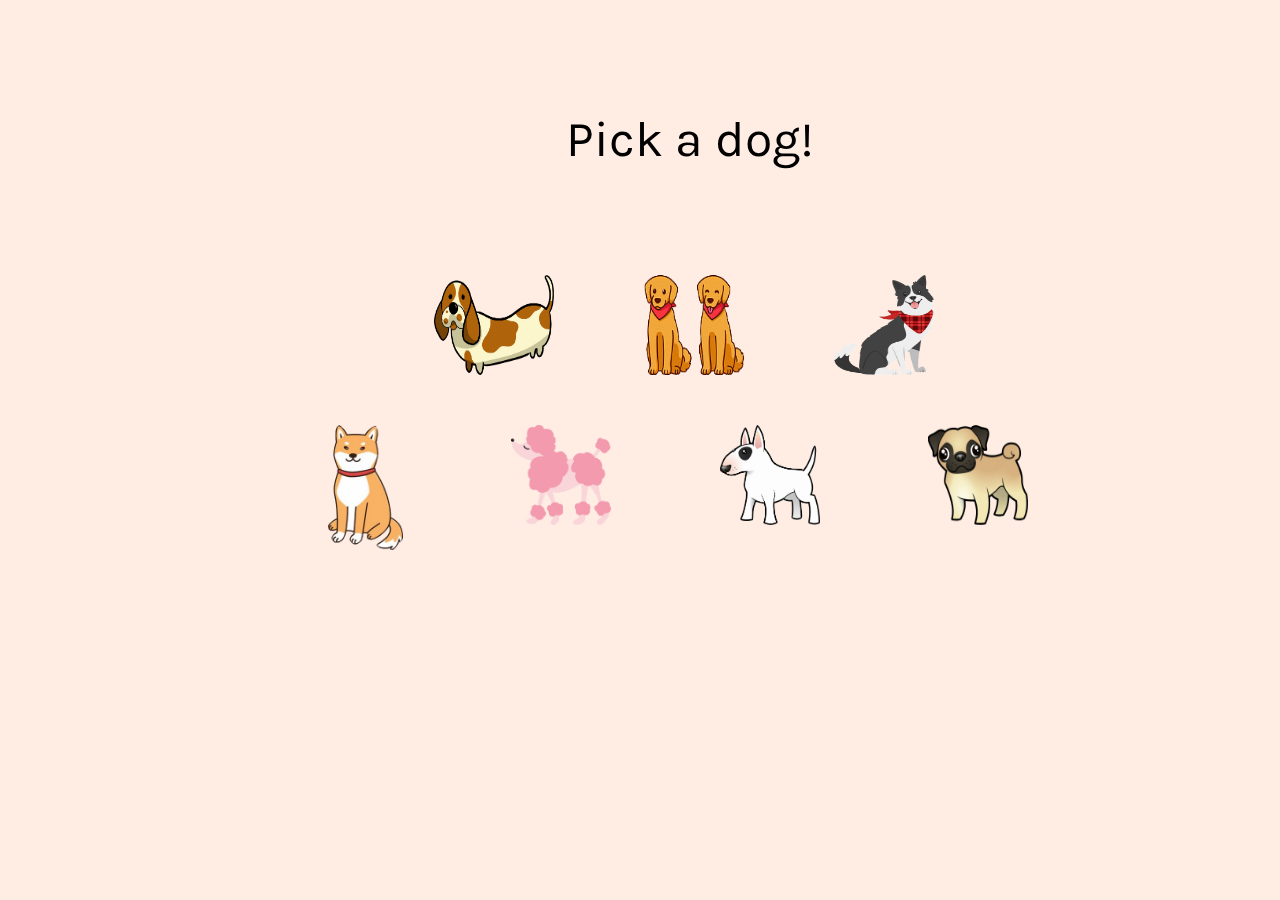
<file: index.html>
<!--
  Image credits go to
    1. 123rf.com
    2. clipart-library.com
    3. kissclipart.com
    4. unsplash.com

  Information credits go to
    1. https://sites.google.com/a/westby-norse.org/christa-s-dog-project/7-groups-of-dogs
    2. https://www.thesprucepets.com/types-of-dog-breeds-4688776
  -->
<html>
  <head>
    <title> Dogs! </title>
    <link rel='stylesheet' type='text/css' href='assets/css/style.css'>
    <link href="https://fonts.googleapis.com/css2?family=Karla&display=swap" rel="stylesheet">
  </head>
  <body>
    <p> Pick a dog! </p>
    <div class='dogs'>
      <div class='row1'>
        <a href='hound.html'>
          <img class='basset' src='assets/img/layer1.png' </img>
        </a>
        <a href='sporting.html'>
          <img class='golden' src='assets/img/layer2.png' </img>
        </a>
        <a href='herding.html'>
          <img class='border' src='assets/img/layer3.png' </img>
        </a>
      </div>
      <div class='row2'>
        <a href='working.html'>
          <img class='shiba' src='assets/img/layer4.png' </img>
        </a>
        <a href='non_sporting.html'>
          <img class='pug' src='assets/img/layer7.png' </img>
        </a>
        <a href='terrier.html'>
          <img class='walter' src='assets/img/layer6.png' </img>
        </a>
        <a href='toy.html'>
          <img class='poodle' src='assets/img/layer5.png' </img>
        </a>
      </div>
    </div>
  </body>
</html>
</file>
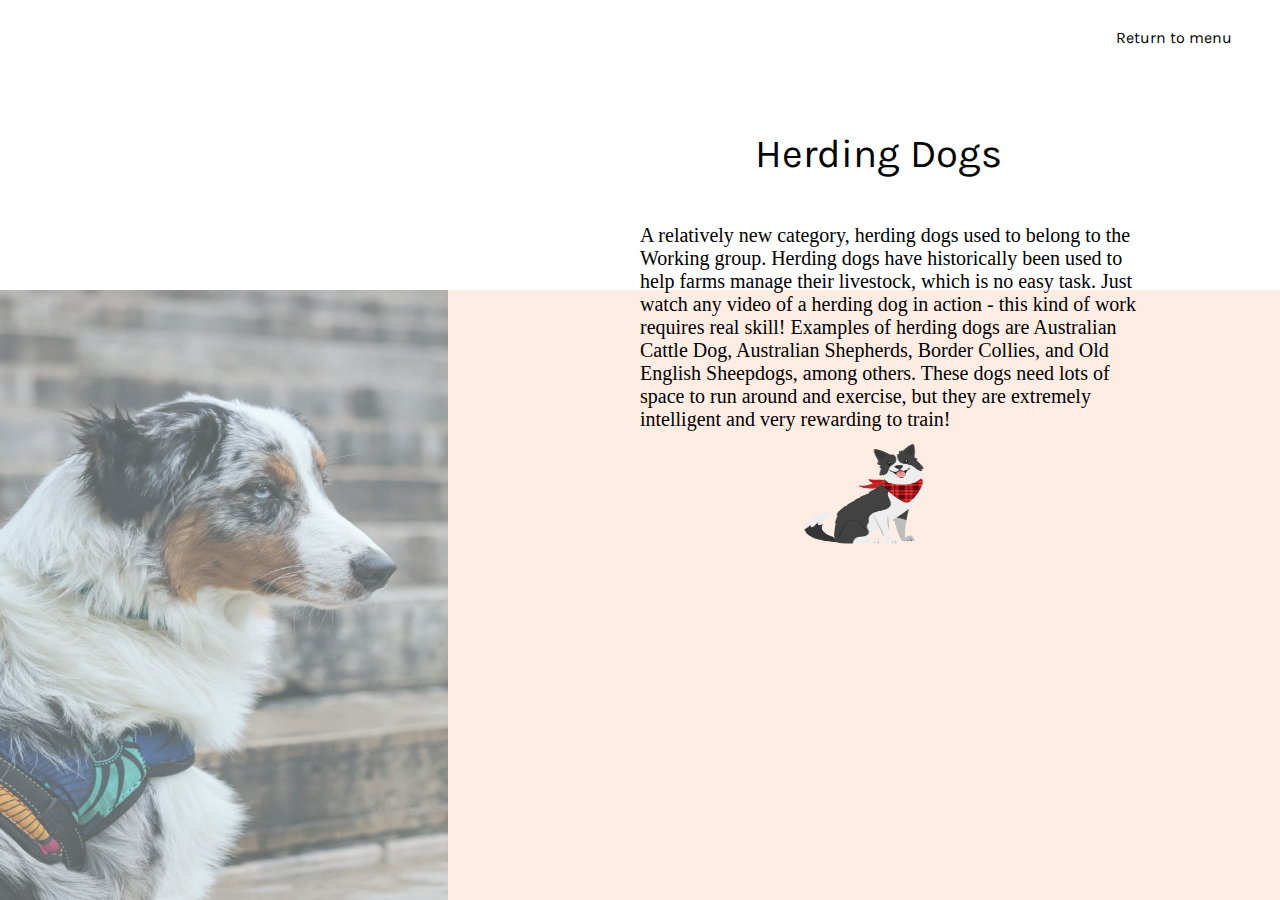
<file: herding.html>
<html>
  <head>
    <title> Dogs! </title>
    <link rel='stylesheet' type='text/css' href='assets/css/herding.css'>
    <link href="https://fonts.googleapis.com/css2?family=Karla&display=swap" rel="stylesheet">
  </head>
  <nav>
    <a class='home' href="index.html"> Return to menu </a>
  </nav>
  <body>
    <div>
      <div class='background1'> </div>
      <div class='background2'> </div>
    </div>
    <img class='side' src='assets/img/australian_real.jpg' </img>
    <div class='title'>
      <p> Herding Dogs </p>
    </div>
    <div class='text'>
      <p>A relatively new category, herding dogs used
        to belong to the Working group.
        Herding dogs have historically been used to
        help farms manage their livestock, which is no easy
        task. Just watch any video of a herding dog in
        action - this kind of work requires real skill!
        Examples of herding dogs are
        Australian Cattle Dog, Australian Shepherds,
        Border Collies, and Old English Sheepdogs,
        among others.  These dogs need  lots
        of space to run around and exercise,
        but they are extremely intelligent
        and very rewarding to train!
      </p>
    </div>
    <img id='anim' class='basset' src='assets/img/layer3.png' />
    <script src="assets/js/hound.js"></script>
  </body>
</html>
</file>
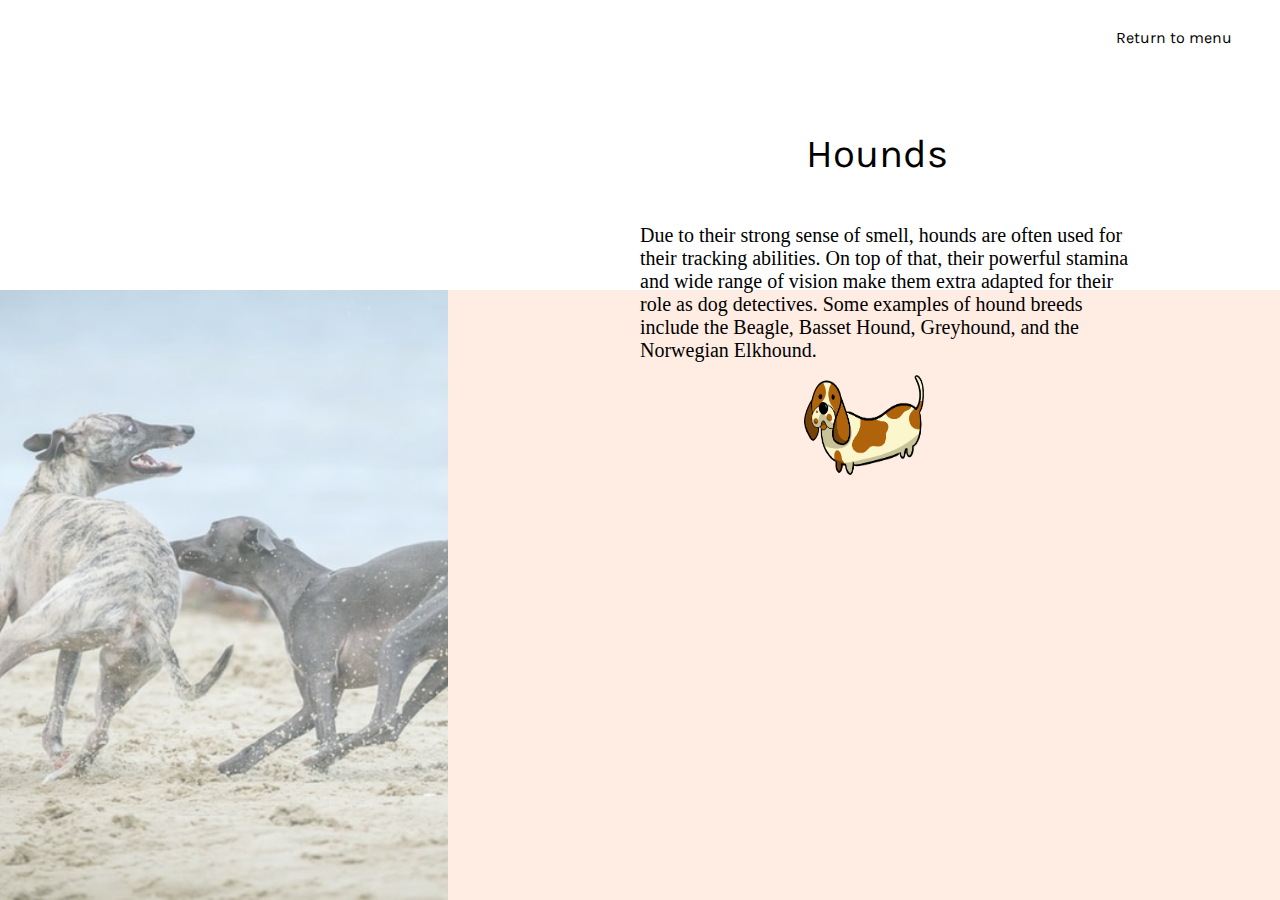
<file: hound.html>
<html>
  <head>
    <title> Dogs! </title>
    <link rel='stylesheet' type='text/css' href='assets/css/hound.css'>
    <link href="https://fonts.googleapis.com/css2?family=Karla&display=swap" rel="stylesheet">
  </head>
  <nav>
    <a class='home' href="index.html"> Return to menu </a>
  </nav>
  <body>
    <div>
      <div class='background1'> </div>
      <div class='background2'> </div>
    </div>
    <img class='side' src='assets/img/greyhound_real.jpg' </img>
    <div class='title'>
      <p> Hounds </p>
    </div>
    <div class='text'>
      <p>Due to their strong sense of smell, hounds are often used for their
        tracking abilities. On top of that, their powerful stamina and wide
        range of vision make them extra adapted for their role as dog detectives.
        Some examples of hound breeds include the Beagle, Basset Hound,
        Greyhound, and the Norwegian Elkhound.
      </p>
    </div>
    <img id='anim' class='basset' src='assets/img/layer1.png' />
    <script src="assets/js/hound.js"></script>
  </body>
</html>
</file>
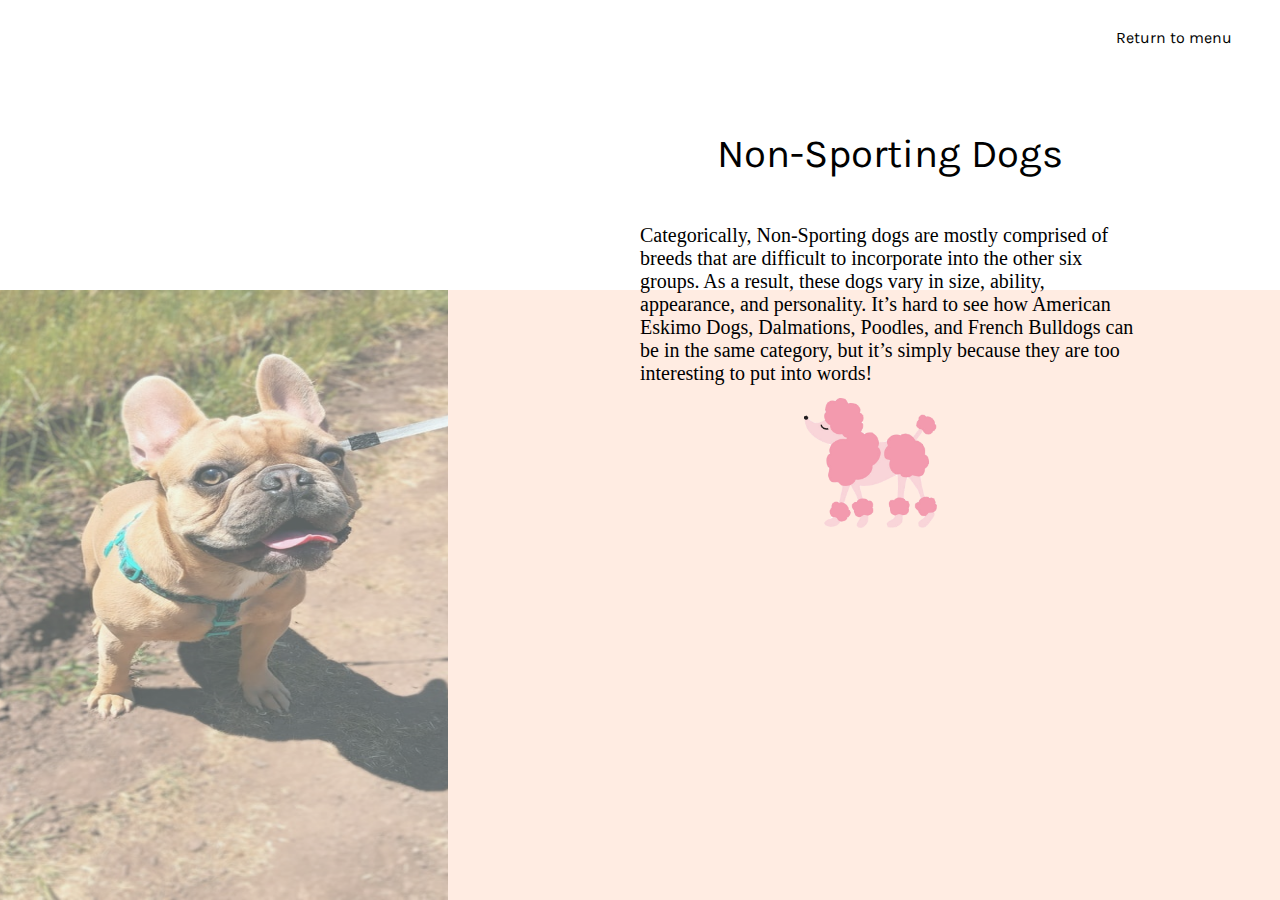
<file: non_sporting.html>
<html>
  <head>
    <title> Dogs! </title>
    <link rel='stylesheet' type='text/css' href='assets/css/non_sporting.css'>
    <link href="https://fonts.googleapis.com/css2?family=Karla&display=swap" rel="stylesheet">
  </head>
  <nav>
    <a class='home' href="index.html"> Return to menu </a>
  </nav>
  <body>
    <div>
      <div class='background1'> </div>
      <div class='background2'> </div>
    </div>
    <img class='side' src='assets/img/french_real.jpg' </img>
    <div class='title'>
      <p> Non-Sporting Dogs </p>
    </div>
    <div class='text'>
      <p>Categorically, Non-Sporting dogs are mostly comprised
      of breeds that are difficult to incorporate into the other
      six groups. As a result, these dogs vary in size, ability,
      appearance, and personality. It’s hard to see how
      American Eskimo Dogs, Dalmations, Poodles, and
      French Bulldogs can be in the same category, but it’s
      simply because they are too interesting to put into words!
      </p>
    </div>
    <img id='anim' class='basset' src='assets/img/layer7.png' />
    <script src="assets/js/hound.js"></script>
  </body>
</html>
</file>
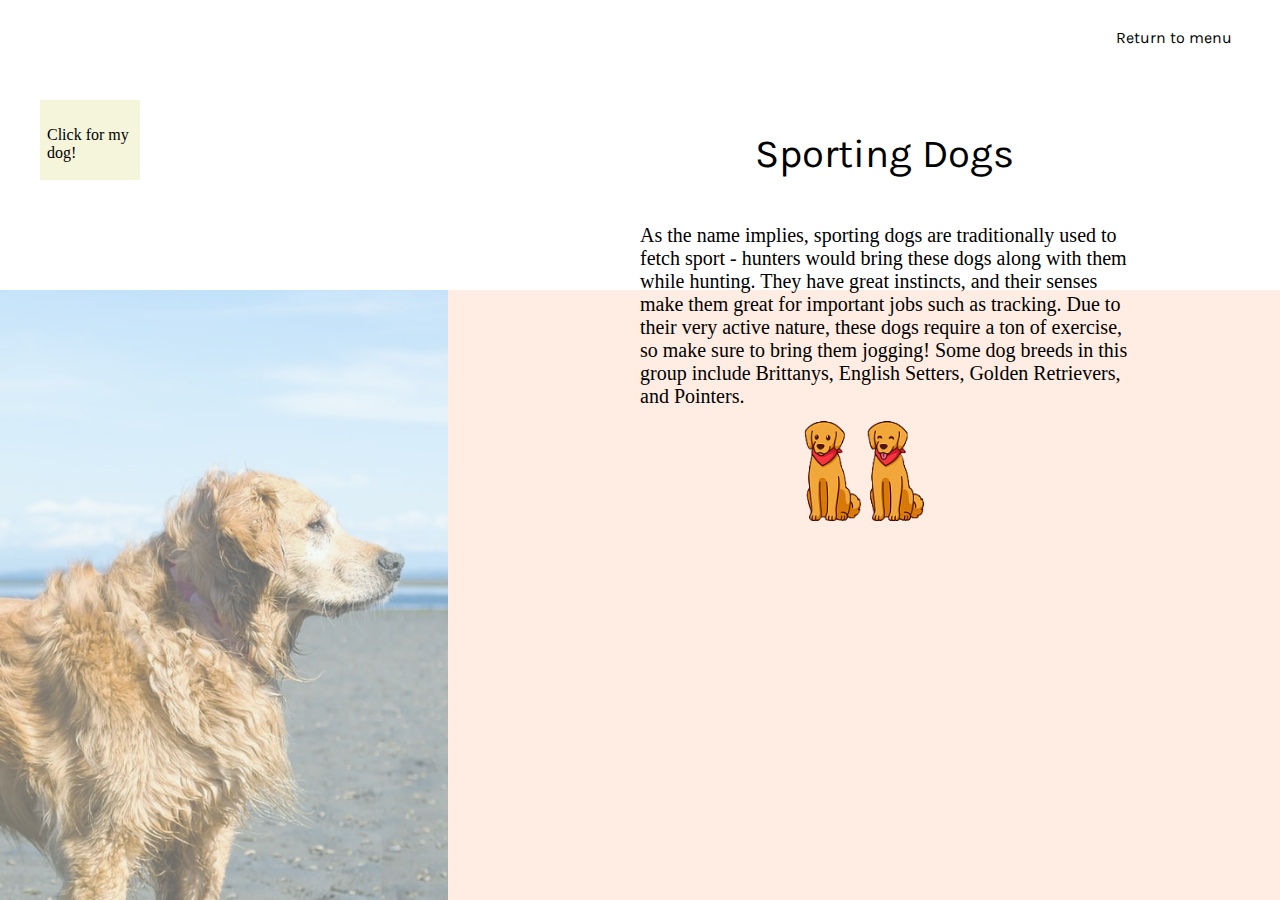
<file: sporting.html>
<html>
  <head>
    <title> Dogs! </title>
    <link rel='stylesheet' type='text/css' href='assets/css/sporting.css'>
    <link href="https://fonts.googleapis.com/css2?family=Karla&display=swap" rel="stylesheet">
  </head>
  <nav>
    <a class='home' href="index.html"> Return to menu </a>
  </nav>
  <body>
    <div>
      <div class='background1'> </div>
      <div class='background2'> </div>
    </div>
    <img class='side' src='assets/img/golden_real.jpg' </img>
    <img id='speedy' class='hidden' src='assets/img/speedy.jpg' />
    <div id='look'>
      <p class='click'> Click for my dog! </p>
    </div>
    <div class='title'>
      <p> Sporting Dogs </p>
    </div>
    <div class='text'>
      <p>As the name implies, sporting dogs are traditionally used
        to fetch sport - hunters would bring these dogs along
        with them while hunting.  They have great instincts, and
        their senses make them great for important jobs such as
        tracking. Due to their very active nature, these dogs
        require a ton of exercise, so make sure to bring them
        jogging!  Some dog breeds in this group include
        Brittanys, English Setters, Golden Retrievers, and Pointers.
      </p>
    </div>
    <img id='anim' class='basset' src='assets/img/layer2.png' />
    <script src="assets/js/script.js"></script>
    <script src="assets/js/hound.js"></script>
  </body>
</html>
</file>
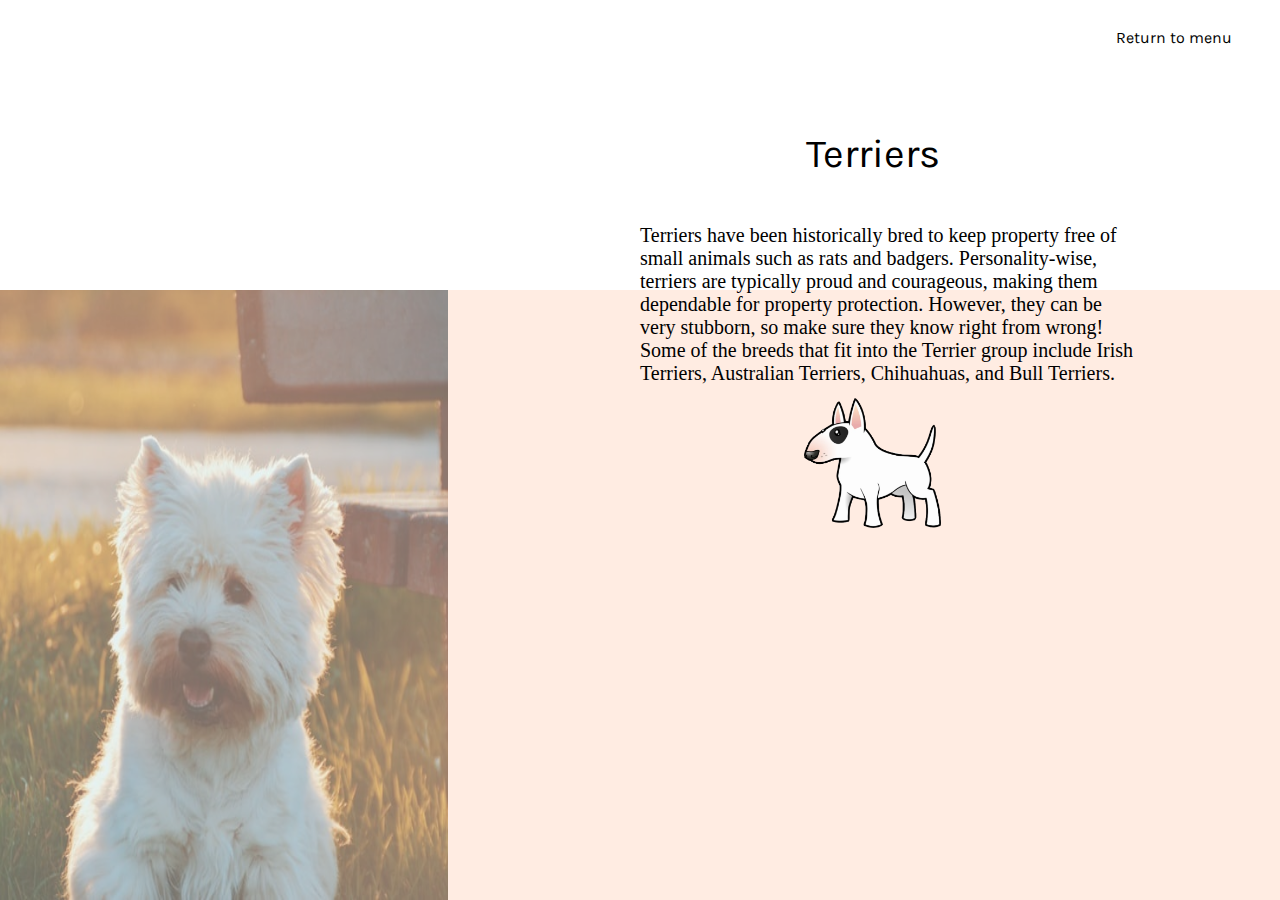
<file: terrier.html>
<html>
  <head>
    <title> Terriers! </title>
    <link rel='stylesheet' type='text/css' href='assets/css/terrier.css'>
    <link href="https://fonts.googleapis.com/css2?family=Karla&display=swap" rel="stylesheet">
  </head>
  <nav>
    <a class='home' href="index.html"> Return to menu </a>
  </nav>
  <body>
    <div>
      <div class='background1'> </div>
      <div class='background2'> </div>
    </div>
    <img class='side' src='assets/img/terrier_real.jpg' </img>
    <div class='title'>
      <p> Terriers </p>
    </div>
    <div class='text'>
      <p>Terriers have been historically bred to keep property
        free of small animals such as rats and badgers.
        Personality-wise, terriers are typically proud and
        courageous, making them dependable for property
        protection. However, they can be very stubborn, so
        make sure they know right from wrong!  Some of
        the breeds that fit into the Terrier group include
        Irish Terriers, Australian Terriers, Chihuahuas, and
        Bull Terriers.
      </p>
    </div>
    <img id='anim' class='basset' src='assets/img/layer6.png' />
    <script src="assets/js/hound.js"></script>
  </body>
</html>
</file>
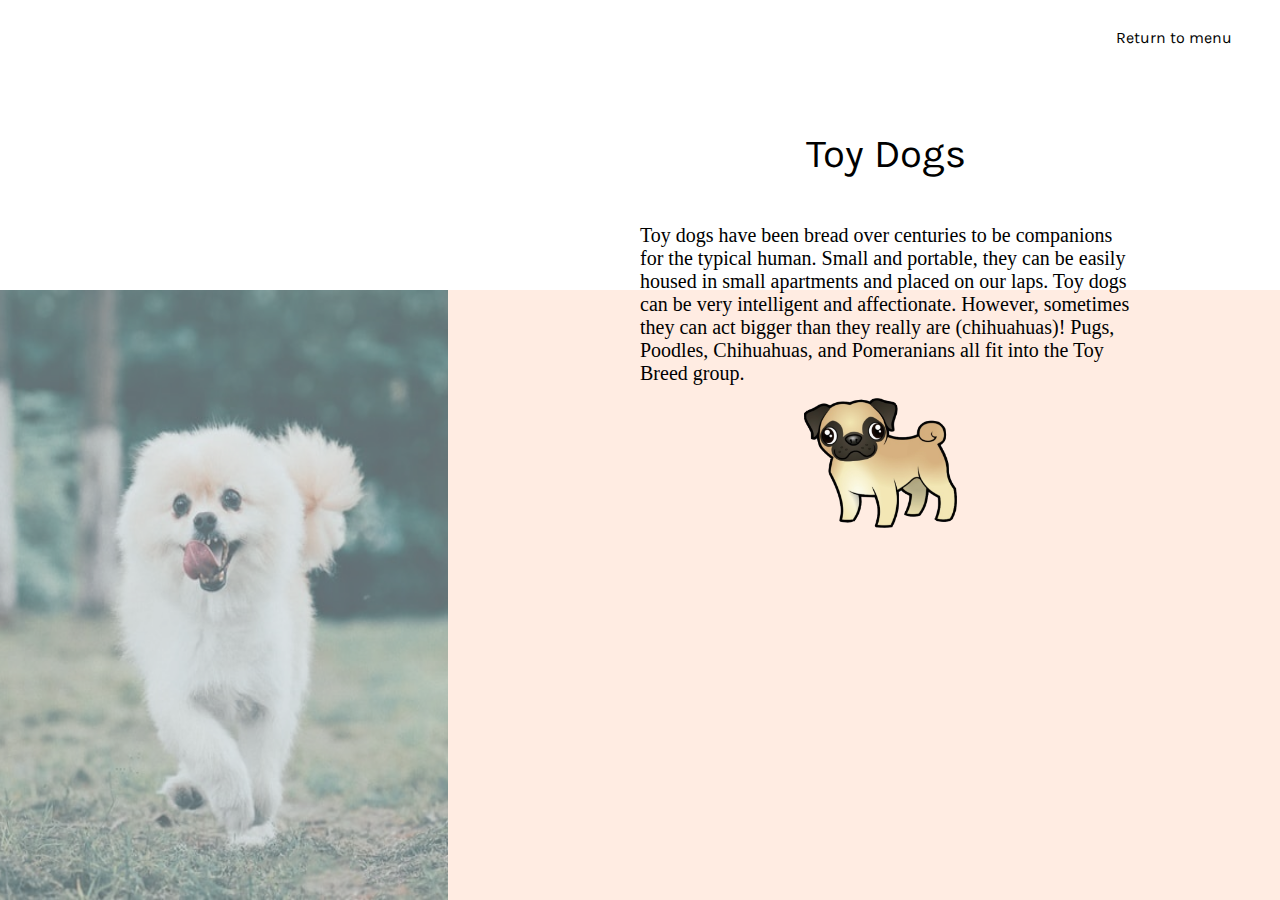
<file: toy.html>
<html>
  <head>
    <title> Terriers! </title>
    <link rel='stylesheet' type='text/css' href='assets/css/toy.css'>
    <link href="https://fonts.googleapis.com/css2?family=Karla&display=swap" rel="stylesheet">
  </head>
  <nav>
    <a class='home' href="index.html"> Return to menu </a>
  </nav>
  <body>
    <div>
      <div class='background1'> </div>
      <div class='background2'> </div>
    </div>
    <img class='side' src='assets/img/pom_real.jpg' </img>
    <div class='title'>
      <p> Toy Dogs </p>
    </div>
    <div class='text'>
      <p>Toy dogs have been bread over centuries to be companions for the
        typical human. Small and portable, they can be easily housed in small
        apartments and placed on our laps. Toy dogs can be very intelligent
        and affectionate. However, sometimes they can act bigger than they
        really are (chihuahuas)! Pugs, Poodles, Chihuahuas, and Pomeranians
        all fit into the Toy Breed group.
      </p>
    </div>
    <img id='anim' class='basset' src='assets/img/layer5.png' />
    <script src="assets/js/hound.js"></script>
  </body>
</html>
</file>
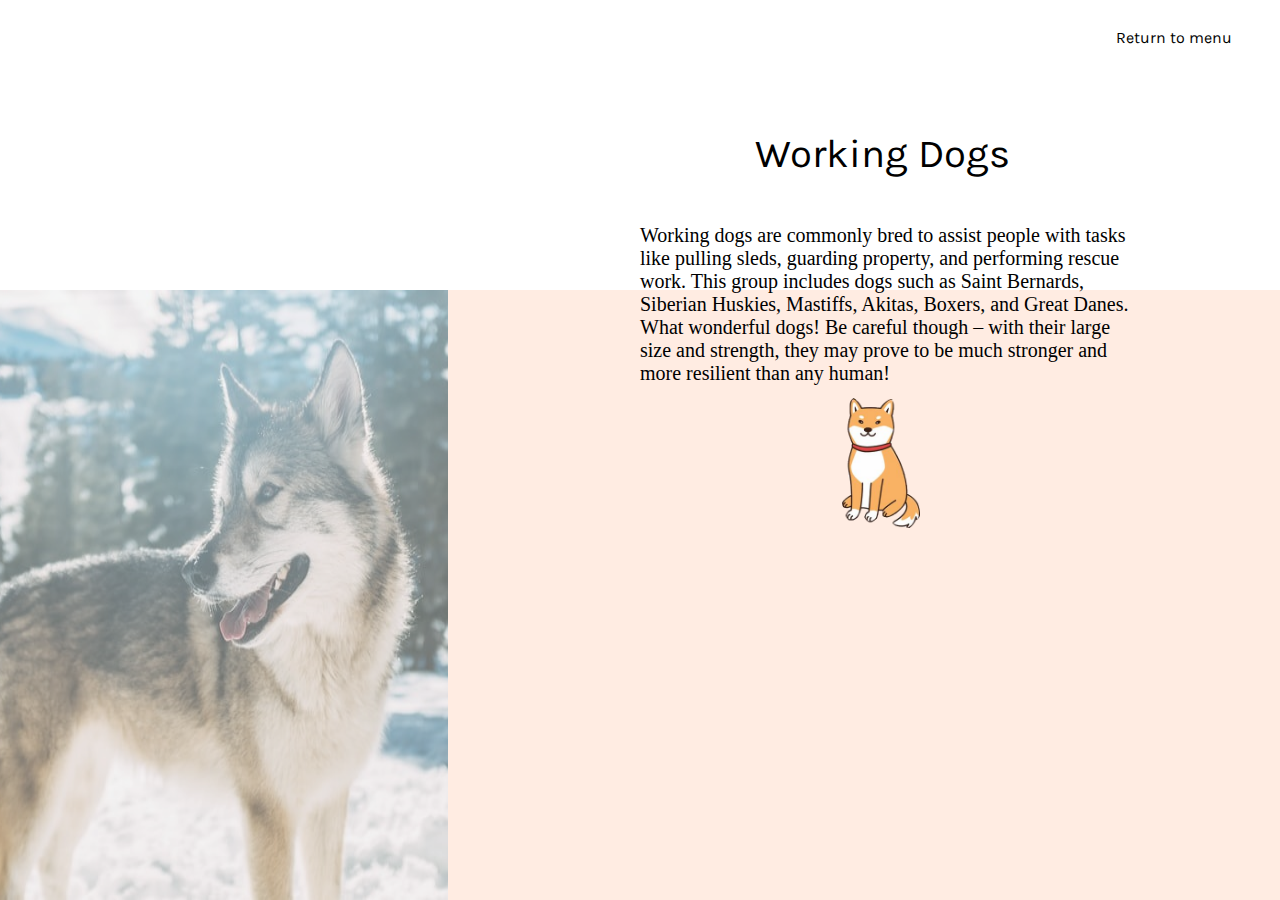
<file: working.html>
<html>
  <head>
    <title> Dogs! </title>
    <link rel='stylesheet' type='text/css' href='assets/css/working.css'>
    <link href="https://fonts.googleapis.com/css2?family=Karla&display=swap" rel="stylesheet">
  </head>
  <nav>
    <a class='home' href="index.html"> Return to menu </a>
  </nav>
  <body>
    <div>
      <div class='background1'> </div>
      <div class='background2'> </div>
    </div>
    <img class='side' src='assets/img/husky_real.jpg' </img>
    <div class='title'>
      <p> Working Dogs </p>
    </div>
    <div class='text'>
      <p>Working dogs are commonly bred to assist people with
      tasks like pulling sleds, guarding property, and
      performing rescue work. This group includes dogs such
      as Saint Bernards, Siberian Huskies, Mastiffs, Akitas,
      Boxers, and Great Danes.  What wonderful dogs!
      Be careful though – with their large size and strength,
      they may prove to be much stronger and more resilient
      than any human!
      </p>
    </div>
    <img id='anim' class='basset' src='assets/img/layer4.png' />
    <script src="assets/js/hound.js"></script>
  </body>
</html>
</file>
<file: assets/css/style.css>
.basset, .golden, .border, .walter, .poodle, .pug {
  width: 100px;
  height: 100px;
}

.basset {
  width: 120px;
}

.shiba {
  width: 75px;
}

body {
  background-color: #FFECE2;
}

p {
  font-family: 'Karla', sans-serif;
  font-size: 50px;
  display: flex;
  justify-content: center;
  position: absolute;
  left: 50%;
  transform: translateX(-30%);
  top: 60px;
}

.dogs {
  position: absolute;
  left: 30%;
  top: 25%;
}

.row1 {
  width: 500px;
  display: flex;
  flex-direction: row;
  justify-content: space-between;
  margin: 50px;
}

.row2 {
  width: 700px;
  position: relative;
  transform: translateX(-8%);
  display: flex;
  justify-content: space-between;
}

@keyframes fade {
  from {opacity: 0;}
  to {opacity: 1;}
}

.shiba {
  animation-name: fade;
  animation-duration: .5s;
}

.poodle {
  animation-name: fade;
  animation-duration: .5s;
}

.basset {
  animation-name: fade;
  animation-duration: .5s;
}

p {
  animation-name: fade;
  animation-duration: .5s;
}
.golden {
  animation-name: fade;
  animation-duration: .5s;
}

.border {
  animation-name: fade;
  animation-duration: .5s;
}
.walter {
  animation-name: fade;
  animation-duration: .5s;
}

.pug {
  animation-name: fade;
  animation-duration: .5s;
}
</file>
<file: assets/css/herding.css>
.background1 {
  background-color: #FFECE2;
  width: 65%;
  position: absolute;
  height: 610px;
  bottom: 0px;
  right: 0px;
  z-index: 2;
}

@keyframes spin {
  from {transform: rotate(0deg);}
  to {transform: rotate(360deg);}
}



@keyframes fade {
  from {opacity: 0;}
  to {opacity: 1;}
}

.title {
  animation-name: fade;
  animation-duration: 1s;
}

.text {
  animation-name: fade;
  animation-duration: 1s;
}

.basset {
  animation-name: fade;
  animation-duration: 1s;
}
.move {
  animation-name: spin;
  animation-duration: 2s;
  animation-timing-function: easeOutExpo;
}
.background2 {
  background-color: #E5F5F6;
  width: 60%;
  position: absolute;
  height: 610px;
  right: 820px;
  z-index: 0;
  bottom: 0px;
}

.home:hover {
  cursor: pointer;
}

.home {
  text-decoration: none;
  color: black;
}

nav {
  font-family: 'Karla', sans-serif;
  z-index: 1;
  font-size: 16px;
  position: relative;
  display: flex;
  justify-content: flex-end;
  right: 40px;
  z-index: 10;
  top: 20px;
}

.basset {
  z-index: 1;
  width: 120px;
  height: 100px;
  position: relative;
  top: 170px;
  left: 63%;
  z-index: 10;
}

.title {
  font-family: 'Karla', sans-serif;
  position: absolute;
  left: 59%;
  font-size: 40px;
  top: 10%;
  z-index: 10;
}

.text {
  position: relative;
  left: 50%;
  top: 20%;
  max-width: 500px;
  font-size: 20px;
  z-index: 10;
}

.side {
  opacity: 0.6;
  width: 490px;
  position: absolute;
  right: 800px;
  bottom: 0px;
  z-index: 1;
  height: 610px;
}

.basset:hover {
  cursor: pointer;
}
</file>
<file: assets/css/hound.css>
@keyframes spin {
  0% {width: 120px; }
  50% {width: 140px; }
  100% {width: 120px; }
}

@keyframes fade {
  from {opacity: 0;}
  to {opacity: 1;}
}

.title {
  animation-name: fade;
  animation-duration: 1s;
}

.text {
  animation-name: fade;
  animation-duration: 1s;
}

.basset {
  animation-name: fade;
  animation-duration: 1s;
}


.move {
  animation-name: spin;
  animation-duration: 2s;
  animation-timing-function: easeInOutQuart;
}

.background1 {
  background-color: #FFECE2;
  width: 65%;
  position: absolute;
  height: 610px;
  bottom: 0px;
  right: 0px;
  z-index: 2;
}

.background2 {
  background-color: #E5F5F6;
  width: 60%;
  position: absolute;
  height: 610px;
  right: 820px;
  z-index: 0;
  bottom: 0px;
}

.home:hover {
  cursor: pointer;
}

.home {
  text-decoration: none;
  color: black;
}

nav {
  font-family: 'Karla', sans-serif;
  z-index: 1;
  font-size: 16px;
  position: relative;
  display: flex;
  justify-content: flex-end;
  right: 40px;
  z-index: 10;
  top: 20px;
}

.basset {
  z-index: 1;
  width: 120px;
  height: 100px;
  position: relative;
  top: 170px;
  left: 63%;
  z-index: 10;
}

.title {
  font-family: 'Karla', sans-serif;
  position: absolute;
  left: 63%;
  font-size: 40px;
  top: 10%;
  z-index: 10;
}

.text {
  position: relative;
  left: 50%;
  top: 20%;
  max-width: 500px;
  font-size: 20px;
  z-index: 10;
}

.side {
  opacity: 0.6;
  position: absolute;
  right: 450px;
  bottom: 0px;
  z-index: 1;
  height: 610px;
}

.basset:hover {
  cursor: pointer;
}
</file>
<file: assets/css/non_sporting.css>
.background1 {
  background-color: #FFECE2;
  width: 65%;
  position: absolute;
  height: 610px;
  bottom: 0px;
  right: 0px;
  z-index: 2;
}

.background2 {
  background-color: #E5F5F6;
  width: 60%;
  position: absolute;
  height: 610px;
  right: 820px;
  z-index: 0;
  bottom: 0px;
}

@keyframes spin {
  0% {transform: scale(1);}
  50% {transform: scale(1.2);}
  100% {transform: scale(1);}
}

@keyframes fade {
  from {opacity: 0;}
  to {opacity: 1;}
}

.title {
  animation-name: fade;
  animation-duration: 1s;
}

.text {
  animation-name: fade;
  animation-duration: 1s;
}

.basset {
  animation-name: fade;
  animation-duration: 1s;
}


.move {
  animation-name: spin;
  animation-duration: 2s;
  animation-timing-function: easeOutExpo;
}

.home:hover {
  cursor: pointer;
}

.home {
  text-decoration: none;
  color: black;
}

nav {
  font-family: 'Karla', sans-serif;
  z-index: 1;
  font-size: 16px;
  position: relative;
  display: flex;
  justify-content: flex-end;
  right: 40px;
  z-index: 10;
  top: 20px;
}

.basset {
  z-index: 1;
  height: 130px;
  position: relative;
  top: 170px;
  left: 63%;
  z-index: 10;
}

.title {
  font-family: 'Karla', sans-serif;
  position: absolute;
  left: 56%;
  font-size: 40px;
  top: 10%;
  z-index: 10;
}

.text {
  position: relative;
  left: 50%;
  top: 20%;
  max-width: 500px;
  font-size: 20px;
  z-index: 10;
}

.side {
  opacity: 0.6;
  width: 650px;
  position: absolute;
  right: 750px;
  bottom: 0px;
  z-index: 1;
  height: 610px;
}

.basset:hover {
  cursor: pointer;
}
</file>
<file: assets/css/sporting.css>
.background1 {
  background-color: #FFECE2;
  width: 65%;
  position: absolute;
  height: 610px;
  bottom: 0px;
  right: 0px;
  z-index: 2;
}

.background2 {
  background-color: #E5F5F6;
  width: 60%;
  position: absolute;
  height: 610px;
  right: 820px;
  z-index: 0;
  bottom: 0px;
}

@keyframes spin {
  0% {top: 170px;}
  33% {top: 185px;}
  66% {top: 155px;}
  100% {top: 170px;}
}

@keyframes fade {
  from {opacity: 0;}
  to {opacity: 1;}
}



.title {
  animation-name: fade;
  animation-duration: 1s;
}

.text {
  animation-name: fade;
  animation-duration: 1s;
}

.basset {
  animation-name: fade;
  animation-duration: 1s;
}
.move {
  animation-name: spin;
  animation-duration: 2s;
}

.hidden {
  display:none;
}

.home:hover {
  cursor: pointer;
}

.home {
  text-decoration: none;
  color: black;
}

nav {
  font-family: 'Karla', sans-serif;
  z-index: 1;
  font-size: 16px;
  position: relative;
  display: flex;
  justify-content: flex-end;
  right: 40px;
  z-index: 10;
  top: 20px;
}

.basset {
  z-index: 1;
  width: 120px;
  height: 100px;
  position: relative;
  top: 170px;
  left: 63%;
  z-index: 10;
}

.title {
  font-family: 'Karla', sans-serif;
  position: absolute;
  left: 59%;
  font-size: 40px;
  top: 10%;
  z-index: 10;
}

#speedy {
  max-width: 150px;
  z-index: 10;
  position: absolute;
  left: 250px;
  top: 40px;
}

.click {
  position: absolute;
  top: 10px;
  left: 7px;
}

#look {
  width: 100px;
  height: 80px;
  background-color: beige;
  z-index: 10;
  position: absolute;
  top: 100px;
  left: 40px;
}

#look:hover {
  cursor: pointer;
  transform: scale(1.2);
}

.text {
  position: relative;
  left: 50%;
  top: 20%;
  max-width: 500px;
  font-size: 20px;
  z-index: 10;
}

.side {
  opacity: 0.6;
  position: absolute;
  right: 750px;
  bottom: 0px;
  z-index: 1;
  height: 610px;
}

.basset:hover {
  cursor: pointer;
}
</file>
<file: assets/css/terrier.css>
.background1 {
  background-color: #FFECE2;
  width: 65%;
  position: absolute;
  height: 610px;
  bottom: 0px;
  right: 0px;
  z-index: 2;
}

.background2 {
  background-color: #E5F5F6;
  width: 60%;
  position: absolute;
  height: 610px;
  right: 820px;
  z-index: 0;
  bottom: 0px;
}

@keyframes spin {
  0% {transform: scaleY(1); }
  50% {transform: scaleY(-1); }
  100% {transform: scaleY(1); }
}



@keyframes fade {
  from {opacity: 0;}
  to {opacity: 1;}
}

.title {
  animation-name: fade;
  animation-duration: 1s;
}

.text {
  animation-name: fade;
  animation-duration: 1s;
}

.basset {
  animation-name: fade;
  animation-duration: 1s;
}
.move {
  animation-name: spin;
  animation-duration: 2s;
}

.home:hover {
  cursor: pointer;
}

.home {
  text-decoration: none;
  color: black;
}

nav {
  font-family: 'Karla', sans-serif;
  z-index: 1;
  font-size: 16px;
  position: relative;
  display: flex;
  justify-content: flex-end;
  right: 40px;
  z-index: 10;
  top: 20px;
}

.basset {
  z-index: 1;
  height: 130px;
  position: relative;
  top: 170px;
  left: 63%;
  z-index: 10;
}

.title {
  font-family: 'Karla', sans-serif;
  position: absolute;
  left: 63%;
  font-size: 40px;
  top: 10%;
  z-index: 10;
}

.text {
  position: relative;
  left: 50%;
  top: 20%;
  max-width: 500px;
  font-size: 20px;
  z-index: 10;
}

.side {
  opacity: 0.6;
  width: 650px;
  position: absolute;
  right: 700px;
  bottom: 0px;
  z-index: 1;
  height: 610px;
}

.basset:hover {
  cursor: pointer;
}
</file>
<file: assets/css/toy.css>
.background1 {
  background-color: #FFECE2;
  width: 65%;
  position: absolute;
  height: 610px;
  bottom: 0px;
  right: 0px;
  z-index: 2;
}

.background2 {
  background-color: #E5F5F6;
  width: 60%;
  position: absolute;
  height: 610px;
  right: 820px;
  z-index: 0;
  bottom: 0px;
}

@keyframes spin {
  0% {transform: scale(1);}
  50% {transform: scale(0.5);}
  100% {transform: scale(1);}
}



.home:hover {
  cursor: pointer;
}

.home {
  text-decoration: none;
  color: black;
}

nav {
  font-family: 'Karla', sans-serif;
  z-index: 1;
  font-size: 16px;
  position: relative;
  display: flex;
  justify-content: flex-end;
  right: 40px;
  z-index: 10;
  top: 20px;
}

.basset {
  z-index: 1;
  height: 130px;
  position: relative;
  top: 170px;
  left: 63%;
  z-index: 10;
}

.title {
  font-family: 'Karla', sans-serif;
  position: absolute;
  left: 63%;
  font-size: 40px;
  top: 10%;
  z-index: 10;
}

.text {
  position: relative;
  left: 50%;
  top: 20%;
  max-width: 500px;
  font-size: 20px;
  z-index: 10;
}

.side {
  opacity: 0.6;
  width: 800px;
  position: absolute;
  right: 660px;
  bottom: 0px;
  z-index: 1;
  height: 610px;
}

.basset:hover {
  cursor: pointer;
}

@keyframes fade {
  from {opacity: 0;}
  to {opacity: 1;}
}

.title {
  animation-name: fade;
  animation-duration: 1s;
}

.text {
  animation-name: fade;
  animation-duration: 1s;
}

.basset {
  animation-name: fade;
  animation-duration: 1s;
}
.move {
  animation-name: spin;
  animation-duration: 2s;
}
</file>
<file: assets/css/working.css>
.background1 {
  background-color: #FFECE2;
  width: 65%;
  position: absolute;
  height: 610px;
  bottom: 0px;
  right: 0px;
  z-index: 2;
}

.background2 {
  background-color: #E5F5F6;
  width: 60%;
  position: absolute;
  height: 610px;
  right: 820px;
  z-index: 0;
  bottom: 0px;
}

@keyframes spin {
  0% {transform: scaleX(1); }
  50% {transform: scaleX(-1); }
  100% {transform: scaleX(1); }
}



@keyframes fade {
  from {opacity: 0;}
  to {opacity: 1;}
}

.title {
  animation-name: fade;
  animation-duration: 1s;
}

.text {
  animation-name: fade;
  animation-duration: 1s;
}

.basset {
  animation-name: fade;
  animation-duration: 1s;
}

.move {
  animation-name: spin;
  animation-duration: 2s;
}
.home:hover {
  cursor: pointer;
}

.home {
  text-decoration: none;
  color: black;
}

nav {
  font-family: 'Karla', sans-serif;
  z-index: 1;
  font-size: 16px;
  position: relative;
  display: flex;
  justify-content: flex-end;
  right: 40px;
  z-index: 10;
  top: 20px;
}

.basset {
  z-index: 1;
  height: 130px;
  position: relative;
  top: 170px;
  left: 66%;
  z-index: 10;
}

.title {
  font-family: 'Karla', sans-serif;
  position: absolute;
  left: 59%;
  font-size: 40px;
  top: 10%;
  z-index: 10;
}

.text {
  position: relative;
  left: 50%;
  top: 20%;
  max-width: 500px;
  font-size: 20px;
  z-index: 10;
}

.side {
  opacity: 0.6;
  width: 750px;
  position: absolute;
  right: 720px;
  bottom: 0px;
  z-index: 1;
  height: 610px;
}

.basset:hover {
  cursor: pointer;
}
</file>
